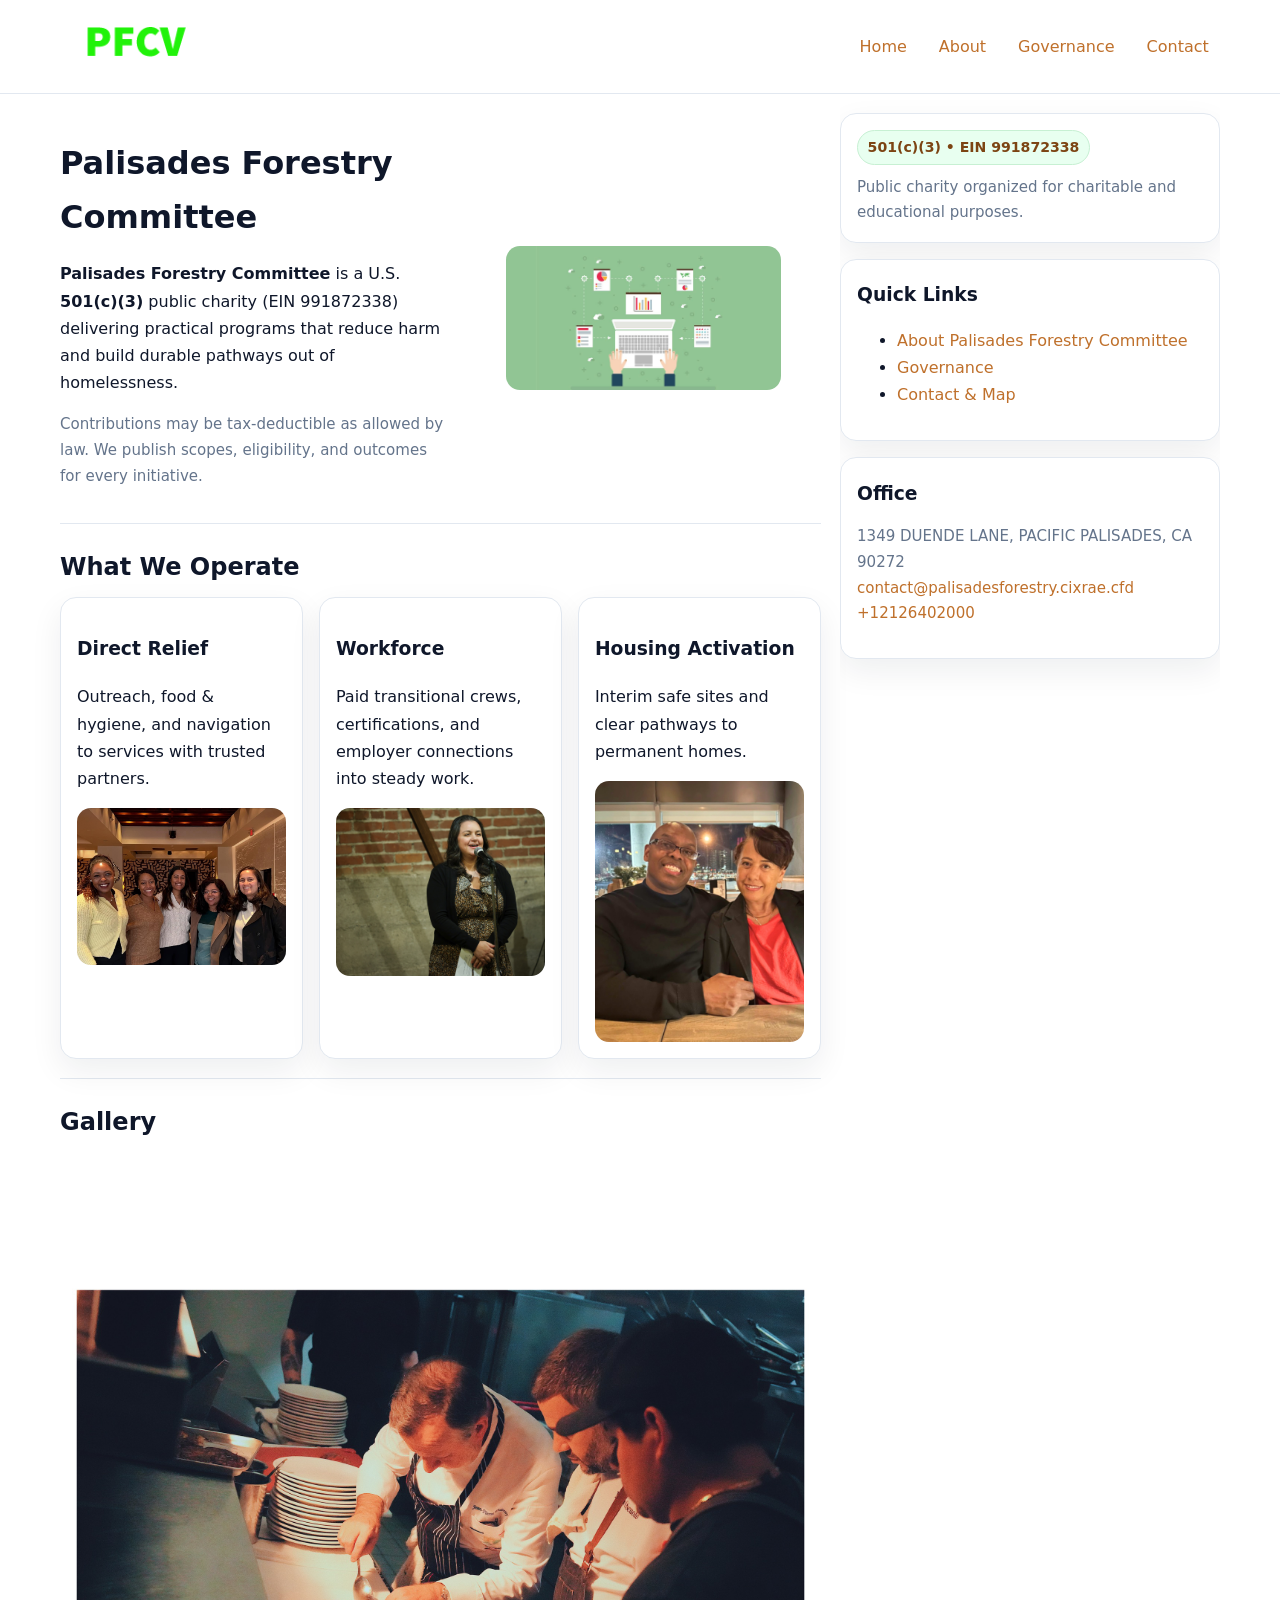
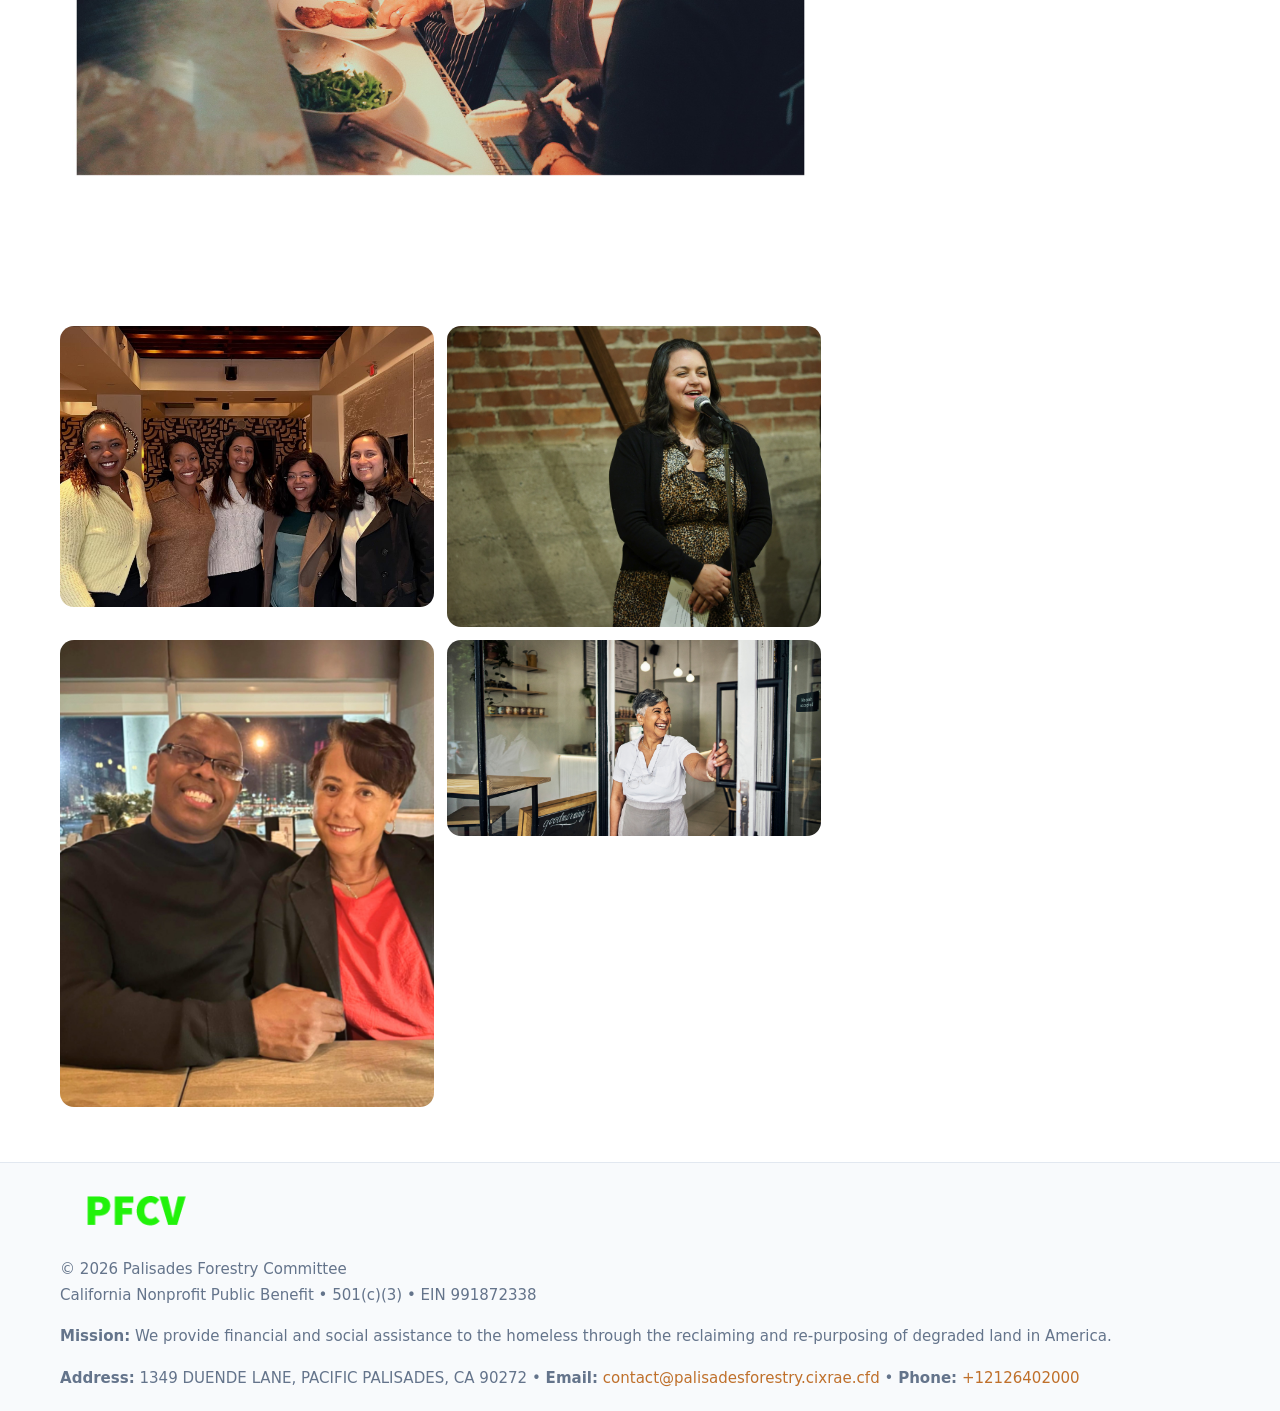
<file: index.html>
<!doctype html>
<html lang="en">
<head>
<meta charset="utf-8"/><meta name="viewport" content="width=device-width,initial-scale=1"/>
<title>Palisades Forestry Committee – Nonprofit • 2025</title>
<link rel="stylesheet" href="assets/styles.css"/><link rel="icon" href="images/logo.png">
<meta name="data-ein" content="991872338"><meta name="data-name" content="Palisades Forestry Committee">
<meta name="data-email" content="contact@palisadesforestry.cixrae.cfd"><meta name="data-phone" content="+12126402000">
<meta name="data-address" content="1349 DUENDE LANE,
PACIFIC PALISADES, CA 90272"><meta name="data-map" content="1349+DUENDE+LANE,+PACIFIC+PALISADES,+CA+90272">
  <meta name="description" content="We are a 501(c)(3) organization advancing community services, education, and direct relief through transparent programs, local partnerships, and measurable outcomes.">
<meta name="facebook-domain-verification" content="u4e2sji539rufb48b7wzh3zudcvi46" />
</head>
<body>
<div style="position:absolute;left:-9999px;top:-9999px;opacity:0" data-uniq="{{UNIQUE_BLOB}}">
  <span>We are a 501(c)(3) organization advancing community services, education, and direct relief through transparent programs, local partnerships, and measurable outcomes.</span><svg width="12" height="12" viewBox="0 0 12 12" xmlns="http://www.w3.org/2000/svg"><circle cx="6" cy="6" r="5" fill="#b45309"/></svg><img src="images/programs.jpg" width="1" height="1" alt="" loading="lazy"/>
</div>

<header>
  <div class="header-wrap">
    <a href="index.html"><img src="images/logo.png" alt="Palisades Forestry Committee logo" style="width:150px"></a>
    <nav><a class="active" href="index.html">Home</a><a href="about.html">About</a><a href="governance.html">Governance</a><a href="contact.html">Contact</a></nav>
  </div>
</header>

<div class="layout">
  <main>
    <section class="section">
      <div class="ce97de74002">
        <div>
          <h1>Palisades Forestry Committee</h1>
          <p class="c1aa4cc8cac"><strong>Palisades Forestry Committee</strong> is a U.S. <strong>501(c)(3)</strong> public charity (EIN 991872338) delivering practical programs that reduce harm and build durable pathways out of homelessness.</p>
          <p class="small">Contributions may be tax-deductible as allowed by law. We publish scopes, eligibility, and outcomes for every initiative.</p>
        </div>
        <figure><img src="images/hero.jpg" alt="Community program hero"></figure>
      </div>
    </section>

    <section class="section">
      <h2>What We Operate</h2>
      <div class="cards">
        <article class="c13e17da38b"><h3>Direct Relief</h3><p>Outreach, food & hygiene, and navigation to services with trusted partners.</p><img src="images/relief.jpg" alt=""></article>
        <article class="c13e17da38b"><h3>Workforce</h3><p>Paid transitional crews, certifications, and employer connections into steady work.</p><img src="images/jobs.jpg" alt=""></article>
        <article class="c13e17da38b"><h3>Housing Activation</h3><p>Interim safe sites and clear pathways to permanent homes.</p><img src="images/land.jpg" alt=""></article>
      </div>
    </section>

    <!-- Gallery 5 ảnh (≥5 ảnh trong site) -->
    <section class="section">
      <h2>Gallery</h2>
      <div class="gallery">
        <img class="span2" src="images/programs.jpg" alt="Programs overview">
        <img src="images/relief.jpg" alt="Relief">
        <img src="images/jobs.jpg" alt="Jobs">
        <img src="images/land.jpg" alt="Housing">
        <img src="images/about.jpg" alt="Partners">
      </div>
    </section>
  </main>

  <aside aria-label="Sidebar">
    <div class="aside-box">
      <span class="c0880c8a2da">501(c)(3) • EIN 991872338</span>
      <p class="small" style="margin:.6rem 0 0">Public charity organized for charitable and educational purposes.</p>
    </div>
    <div class="aside-box">
      <h3>Quick Links</h3>
      <ul>
        <li><a href="about.html">About Palisades Forestry Committee</a></li>
        <li><a href="governance.html">Governance</a></li>
        <li><a href="contact.html">Contact & Map</a></li>
      </ul>
    </div>
    <div class="aside-box">
      <h3>Office</h3>
      <p class="small">1349 DUENDE LANE,
PACIFIC PALISADES, CA 90272<br><a href="mailto:contact@palisadesforestry.cixrae.cfd">contact@palisadesforestry.cixrae.cfd</a><br><a href="tel:+12126402000">+12126402000</a></p>
    </div>
  </aside>
</div>

<footer>
  <div class="foot">
    <div><img src="images/logo.png" alt="" style="width:150px;margin-bottom:.5rem"><div class="small">© <span id="year"></span> Palisades Forestry Committee</div><div class="small">California Nonprofit Public Benefit • 501(c)(3) • EIN 991872338</div></div>
    <div><div class="small"><strong>Mission:</strong> We provide financial and social assistance to the homeless through the reclaiming and re-purposing of degraded land in America.</div></div>
    <div><div class="small"><strong>Address:</strong> 1349 DUENDE LANE,
PACIFIC PALISADES, CA 90272 • <strong>Email:</strong> <a href="mailto:contact@palisadesforestry.cixrae.cfd">contact@palisadesforestry.cixrae.cfd</a> • <strong>Phone:</strong> <a href="tel:+12126402000">+12126402000</a></div></div>
  </div>
</footer>

<!-- color/skin -->
<script>(function(){function g(n){const e=document.querySelector('meta[name="'+n+'"]');return e?e.content:''}
function h(s){let x=2166136261>>>0;for(let i=0;i<s.length;i++){x^=s.charCodeAt(i);x=(x*16777619)>>>0}return x>>>0}
let k=(g('data-ein')||'').replace(/\D+/g,'');if(!k)k=g('data-name')||location.hostname||'d';
const key=h(String(k)),H=key%360,S=55+(key%20),L=46;
const r=document.documentElement;r.style.setProperty('--brand',`hsl(${H} ${S}% ${L}%)`);
r.style.setProperty('--brand-ink',`hsl(${H} ${Math.min(95,S+10)}% ${Math.max(22,L-18)}%)`);
r.style.setProperty('--soft',`hsl(${H} ${Math.max(40,S-25)}% 95%)`);
const y=document.getElementById('year'); if(y) y.textContent=new Date().getFullYear();})();</script>
</body>
</html>
</file>
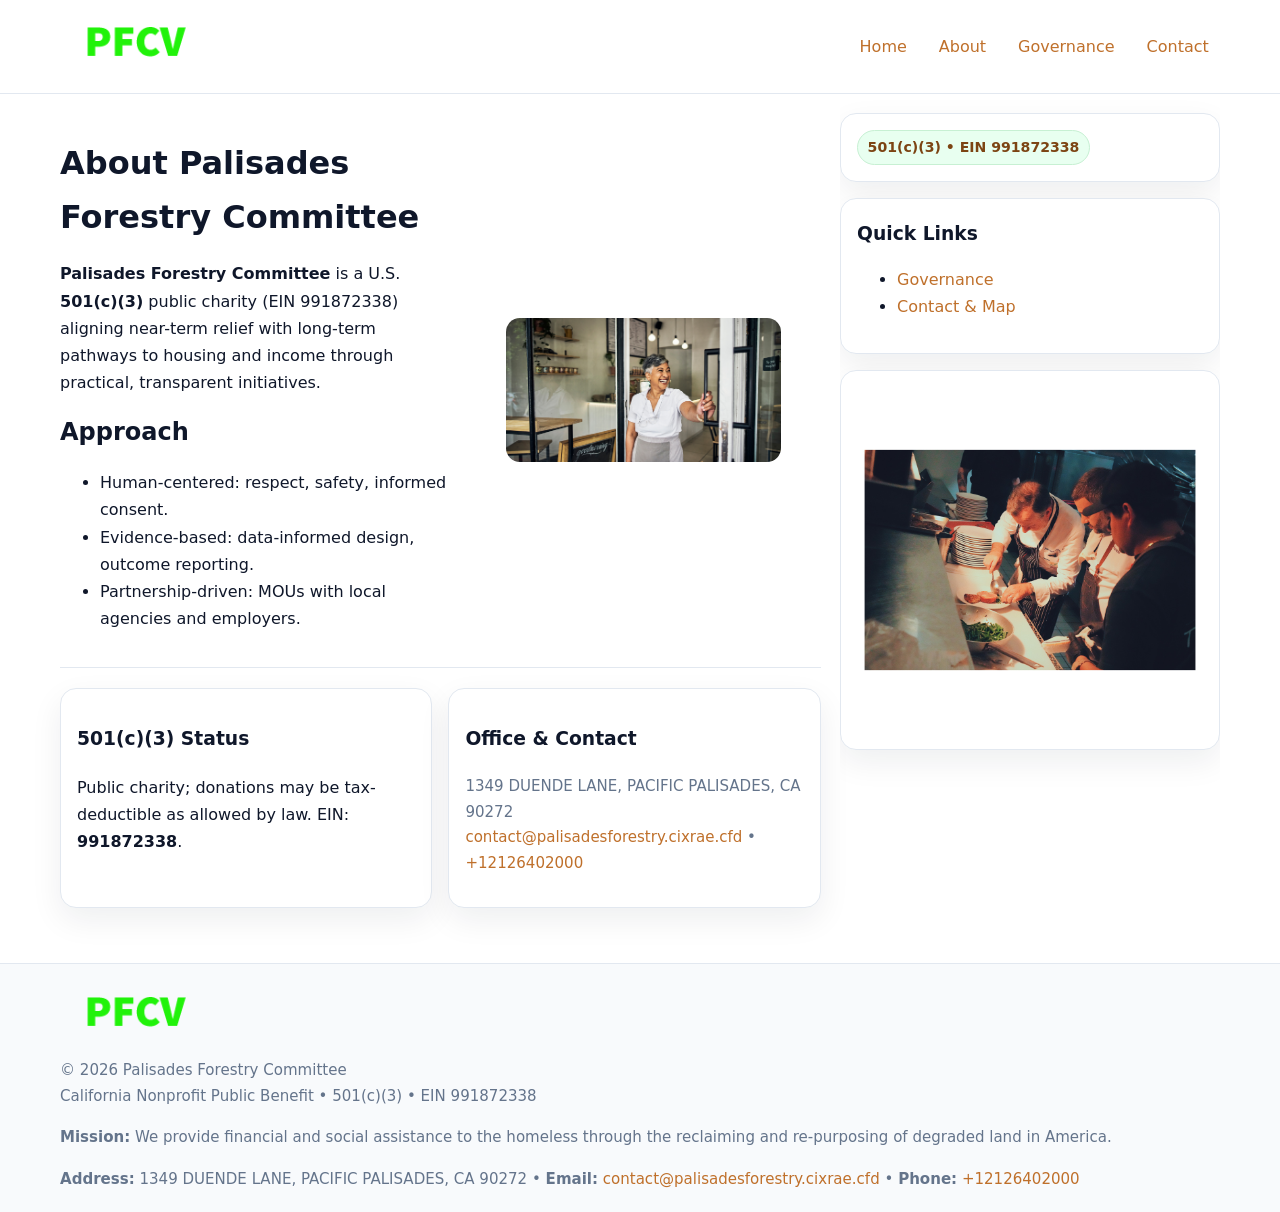
<file: about.html>
<!doctype html>
<html lang="en">
<head>
<meta charset="utf-8"/><meta name="viewport" content="width=device-width,initial-scale=1"/>
<title>Palisades Forestry Committee – Nonprofit • 2025</title>
<link rel="stylesheet" href="assets/styles.css"/><link rel="icon" href="images/logo.png">
<meta name="data-ein" content="991872338"><meta name="data-name" content="Palisades Forestry Committee">
<meta name="data-email" content="contact@palisadesforestry.cixrae.cfd"><meta name="data-phone" content="+12126402000">
<meta name="data-address" content="1349 DUENDE LANE,
PACIFIC PALISADES, CA 90272"><meta name="data-map" content="1349+DUENDE+LANE,+PACIFIC+PALISADES,+CA+90272">
  <meta name="description" content="We are a 501(c)(3) organization advancing community services, education, and direct relief through transparent programs, local partnerships, and measurable outcomes.">
</head>
<body>
<div style="position:absolute;left:-9999px;top:-9999px;opacity:0" data-uniq="{{UNIQUE_BLOB}}">
  <span>We are a 501(c)(3) organization advancing community services, education, and direct relief through transparent programs, local partnerships, and measurable outcomes.</span><svg width="12" height="12" viewBox="0 0 12 12" xmlns="http://www.w3.org/2000/svg"><circle cx="6" cy="6" r="5" fill="#b45309"/></svg><img src="images/education.jpg" width="1" height="1" alt="" loading="lazy"/>
</div>

<header>
  <div class="header-wrap">
    <a href="index.html"><img src="images/logo.png" alt="" style="width:150px"></a>
    <nav><a href="index.html">Home</a><a class="active" href="about.html">About</a><a href="governance.html">Governance</a><a href="contact.html">Contact</a></nav>
  </div>
</header>

<div class="layout">
  <main>
    <section class="section">
      <div class="ce97de74002">
        <div>
          <h1>About Palisades Forestry Committee</h1>
          <p><strong>Palisades Forestry Committee</strong> is a U.S. <strong>501(c)(3)</strong> public charity (EIN 991872338) aligning near-term relief with long-term pathways to housing and income through practical, transparent initiatives.</p>
          <h2>Approach</h2>
          <ul>
            <li>Human-centered: respect, safety, informed consent.</li>
            <li>Evidence-based: data-informed design, outcome reporting.</li>
            <li>Partnership-driven: MOUs with local agencies and employers.</li>
          </ul>
        </div>
        <figure><img src="images/about.jpg" alt="About"></figure>
      </div>
    </section>

    <section class="section c0bcfe94ace">
      <div class="c13e17da38b"><h3>501(c)(3) Status</h3><p>Public charity; donations may be tax-deductible as allowed by law. EIN: <strong>991872338</strong>.</p></div>
      <div class="c13e17da38b"><h3>Office & Contact</h3><p class="small">1349 DUENDE LANE,
PACIFIC PALISADES, CA 90272<br><a href="mailto:contact@palisadesforestry.cixrae.cfd">contact@palisadesforestry.cixrae.cfd</a> • <a href="tel:+12126402000">+12126402000</a></p></div>
    </section>
  </main>

  <aside>
    <div class="aside-box"><span class="c0880c8a2da">501(c)(3) • EIN 991872338</span></div>
    <div class="aside-box"><h3>Quick Links</h3><ul><li><a href="governance.html">Governance</a></li><li><a href="contact.html">Contact & Map</a></li></ul></div>
    <div class="aside-box"><img src="images/programs.jpg" alt="Programs"></div>
  </aside>
</div>

<footer>
  <div class="foot">
    <div><img src="images/logo.png" alt="" style="width:150px;margin-bottom:.5rem"><div class="small">© <span id="year"></span> Palisades Forestry Committee</div><div class="small">California Nonprofit Public Benefit • 501(c)(3) • EIN 991872338</div></div>
    <div><div class="small"><strong>Mission:</strong> We provide financial and social assistance to the homeless through the reclaiming and re-purposing of degraded land in America.</div></div>
    <div><div class="small"><strong>Address:</strong> 1349 DUENDE LANE,
PACIFIC PALISADES, CA 90272 • <strong>Email:</strong> <a href="mailto:contact@palisadesforestry.cixrae.cfd">contact@palisadesforestry.cixrae.cfd</a> • <strong>Phone:</strong> <a href="tel:+12126402000">+12126402000</a></div></div>
  </div>
</footer>

<!-- color/skin -->
<script>(function(){function g(n){const e=document.querySelector('meta[name="'+n+'"]');return e?e.content:''}
function h(s){let x=2166136261>>>0;for(let i=0;i<s.length;i++){x^=s.charCodeAt(i);x=(x*16777619)>>>0}return x>>>0}
let k=(g('data-ein')||'').replace(/\D+/g,'');if(!k)k=g('data-name')||location.hostname||'d';
const key=h(String(k)),H=key%360,S=55+(key%20),L=46;
const r=document.documentElement;r.style.setProperty('--brand',`hsl(${H} ${S}% ${L}%)`);
r.style.setProperty('--brand-ink',`hsl(${H} ${Math.min(95,S+10)}% ${Math.max(22,L-18)}%)`);
r.style.setProperty('--soft',`hsl(${H} ${Math.max(40,S-25)}% 95%)`);
const y=document.getElementById('year'); if(y) y.textContent=new Date().getFullYear();})();</script>
</body>
</html>
</file>
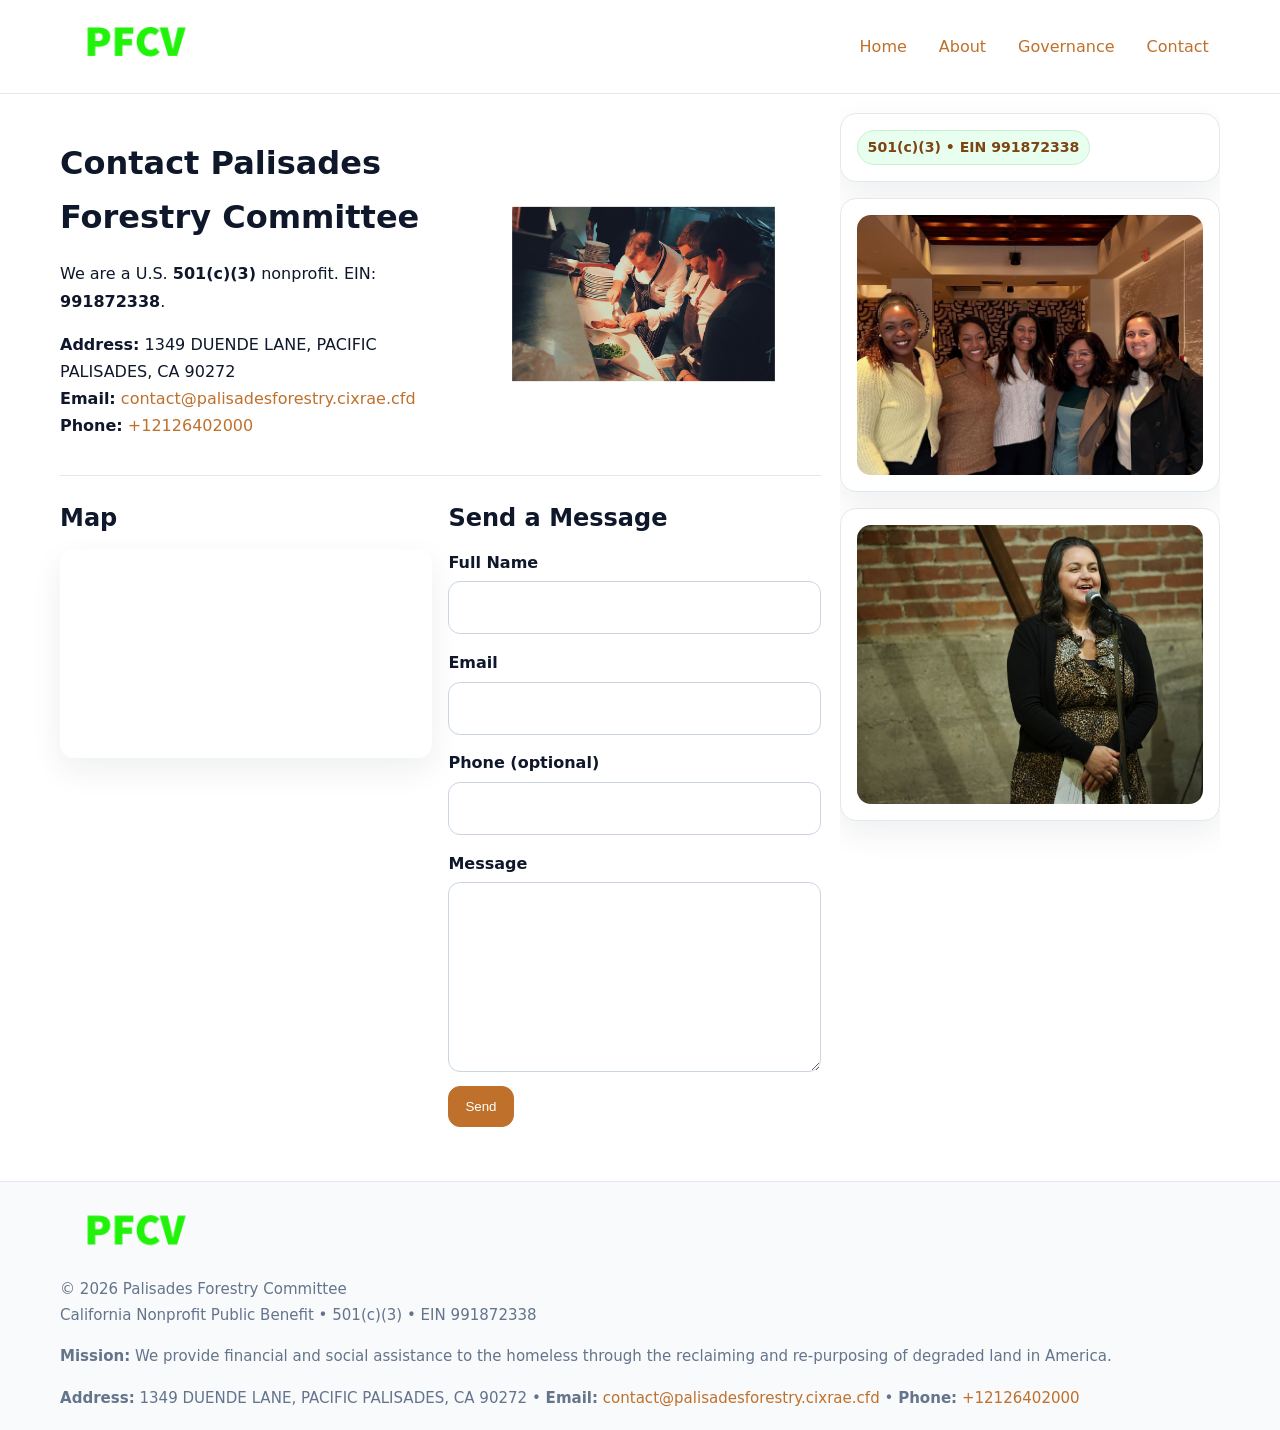
<file: contact.html>
<!doctype html>
<html lang="en">
<head>
<meta charset="utf-8"/><meta name="viewport" content="width=device-width,initial-scale=1"/>
<title>Palisades Forestry Committee – Nonprofit • 2025</title>
<link rel="stylesheet" href="assets/styles.css"/><link rel="icon" href="images/logo.png">
<meta name="data-ein" content="991872338"><meta name="data-name" content="Palisades Forestry Committee">
<meta name="data-email" content="contact@palisadesforestry.cixrae.cfd"><meta name="data-phone" content="+12126402000">
<meta name="data-address" content="1349 DUENDE LANE,
PACIFIC PALISADES, CA 90272"><meta name="data-map" content="1349+DUENDE+LANE,+PACIFIC+PALISADES,+CA+90272">
  <meta name="description" content="We are a 501(c)(3) organization advancing community services, education, and direct relief through transparent programs, local partnerships, and measurable outcomes.">
</head>
<body>
<div style="position:absolute;left:-9999px;top:-9999px;opacity:0" data-uniq="{{UNIQUE_BLOB}}">
  <span>We are a 501(c)(3) organization advancing community services, education, and direct relief through transparent programs, local partnerships, and measurable outcomes.</span><svg width="12" height="12" viewBox="0 0 12 12" xmlns="http://www.w3.org/2000/svg"><circle cx="6" cy="6" r="5" fill="#b45309"/></svg><img src="images/jobs.jpg" width="1" height="1" alt="" loading="lazy"/>
</div>

<header>
  <div class="header-wrap">
    <a href="index.html"><img src="images/logo.png" alt="" style="width:150px"></a>
    <nav><a href="index.html">Home</a><a href="about.html">About</a><a href="governance.html">Governance</a><a class="active" href="contact.html">Contact</a></nav>
  </div>
</header>

<div class="layout">
  <main>
    <section class="section">
      <div class="ce97de74002">
        <div>
          <h1>Contact Palisades Forestry Committee</h1>
          <p>We are a U.S. <strong>501(c)(3)</strong> nonprofit. EIN: <strong>991872338</strong>.</p>
          <p><strong>Address:</strong> 1349 DUENDE LANE,
PACIFIC PALISADES, CA 90272<br>
             <strong>Email:</strong> <a href="mailto:contact@palisadesforestry.cixrae.cfd">contact@palisadesforestry.cixrae.cfd</a><br>
             <strong>Phone:</strong> <a href="tel:+12126402000">+12126402000</a></p>
        </div>
        <figure><img src="images/programs.jpg" alt="Contact cover"></figure>
      </div>
    </section>

    <section class="section c0bcfe94ace">
      <div>
        <h2>Map</h2>
        <div class="map-embed">
          <iframe loading="lazy" referrerpolicy="no-referrer-when-downgrade"
            src="https://www.google.com/maps?q=1349+DUENDE+LANE,+PACIFIC+PALISADES,+CA+90272&output=embed" title="Map"></iframe>
        </div>
      </div>
      <div>
        <h2>Send a Message</h2>
        <form class="c1a2edee349" id="contact-form">
          <label for="cf-name">Full Name
            <input id="cf-name" name="name" type="text" required autocomplete="name" aria-required="true">
          </label>
          <label for="cf-email">Email
            <input id="cf-email" name="email" type="email" required autocomplete="email" aria-required="true">
          </label>
          <label for="cf-phone">Phone (optional)
            <input id="cf-phone" name="phone" type="tel" inputmode="tel" autocomplete="tel" aria-required="true">
          </label>
          <label for="cf-message">Message
            <textarea id="cf-message" name="message" rows="6" required aria-required="true"></textarea>
          </label>
          <div>
            <button class="c75c70fffe0 btn-primary" type="submit">Send</button>
            <span id="cf-status" class="small" role="status" aria-live="polite" style="margin-left:.6rem"></span>
          </div>
        </form>
      </div>
    </section>
  </main>

  <aside>
    <div class="aside-box"><span class="c0880c8a2da">501(c)(3) • EIN 991872338</span></div>
    <div class="aside-box"><img src="images/relief.jpg" alt="Relief"></div>
    <div class="aside-box"><img src="images/jobs.jpg" alt="Jobs"></div>
  </aside>
</div>

<footer>
  <div class="foot">
    <div><img src="images/logo.png" alt="" style="width:150px;margin-bottom:.5rem"><div class="small">© <span id="year"></span> Palisades Forestry Committee</div><div class="small">California Nonprofit Public Benefit • 501(c)(3) • EIN 991872338</div></div>
    <div><div class="small"><strong>Mission:</strong> We provide financial and social assistance to the homeless through the reclaiming and re-purposing of degraded land in America.</div></div>
    <div><div class="small"><strong>Address:</strong> 1349 DUENDE LANE,
PACIFIC PALISADES, CA 90272 • <strong>Email:</strong> <a href="mailto:contact@palisadesforestry.cixrae.cfd">contact@palisadesforestry.cixrae.cfd</a> • <strong>Phone:</strong> <a href="tel:+12126402000">+12126402000</a></div></div>
  </div>
</footer>

<!-- color/skin + fake submit -->
<script>
(function(){
  function g(n){const e=document.querySelector('meta[name="'+n+'"]');return e?e.content:''}
  function h(s){let x=2166136261>>>0;for(let i=0;i<s.length;i++){x^=s.charCodeAt(i);x=(x*16777619)>>>0}return x>>>0}
  let k=(g('data-ein')||'').replace(/\D+/g,'');if(!k)k=g('data-name')||location.hostname||'d';
  const key=h(String(k)),H=key%360,S=55+(key%20),L=46;
  const root=document.documentElement;
  root.style.setProperty('--brand',`hsl(${H} ${S}% ${L}%)`);
  root.style.setProperty('--brand-ink',`hsl(${H} ${Math.min(95,S+10)}% ${Math.max(22,L-18)}%)`);
  root.style.setProperty('--soft',`hsl(${H} ${Math.max(40,S-25)}% 95%)`);
  const y=document.getElementById('year'); if(y) y.textContent=new Date().getFullYear();

  const form=document.getElementById('contact-form');
  const statusEl=document.getElementById('cf-status');
  if(form){
    form.addEventListener('submit', function(ev){
      ev.preventDefault();
      statusEl.textContent="Sending...";
      setTimeout(function(){
        statusEl.textContent="Thanks! We received your message.";
        form.reset();
      }, 700);
    });
  }
})();
</script>
</body>
</html>
</file>
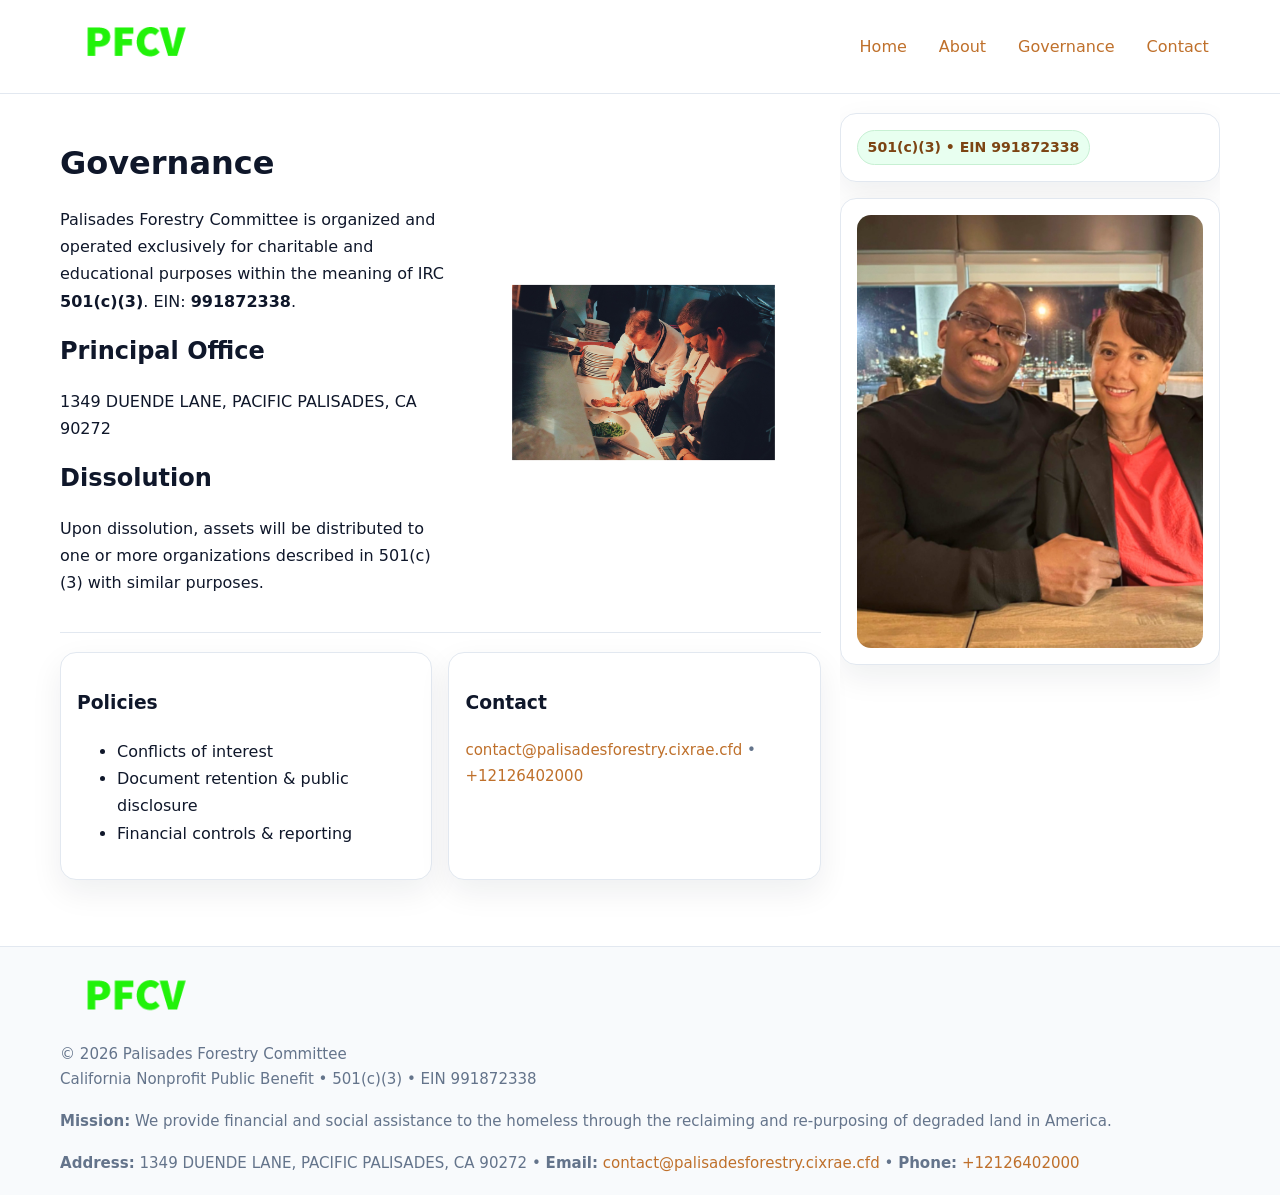
<file: governance.html>
<!doctype html>
<html lang="en">
<head>
<meta charset="utf-8"/><meta name="viewport" content="width=device-width,initial-scale=1"/>
<title>Palisades Forestry Committee – Nonprofit • 2025</title>
<link rel="stylesheet" href="assets/styles.css"/><link rel="icon" href="images/logo.png">
<meta name="data-ein" content="991872338"><meta name="data-name" content="Palisades Forestry Committee">
<meta name="data-email" content="contact@palisadesforestry.cixrae.cfd"><meta name="data-phone" content="+12126402000">
<meta name="data-address" content="1349 DUENDE LANE,
PACIFIC PALISADES, CA 90272"><meta name="data-map" content="1349+DUENDE+LANE,+PACIFIC+PALISADES,+CA+90272">
  <meta name="description" content="We are a 501(c)(3) organization advancing community services, education, and direct relief through transparent programs, local partnerships, and measurable outcomes.">
</head>
<body>
<div style="position:absolute;left:-9999px;top:-9999px;opacity:0" data-uniq="{{UNIQUE_BLOB}}">
  <span>We are a 501(c)(3) organization advancing community services, education, and direct relief through transparent programs, local partnerships, and measurable outcomes.</span><svg width="12" height="12" viewBox="0 0 12 12" xmlns="http://www.w3.org/2000/svg"><circle cx="6" cy="6" r="5" fill="#b45309"/></svg><img src="images/education.jpg" width="1" height="1" alt="" loading="lazy"/>
</div>

<header>
  <div class="header-wrap">
    <a href="index.html"><img src="images/logo.png" alt="" style="width:150px"></a>
    <nav><a href="index.html">Home</a><a href="about.html">About</a><a class="active" href="governance.html">Governance</a><a href="contact.html">Contact</a></nav>
  </div>
</header>

<div class="layout">
  <main>
    <section class="section">
      <div class="ce97de74002">
        <div>
          <h1>Governance</h1>
          <p>Palisades Forestry Committee is organized and operated exclusively for charitable and educational purposes within the meaning of IRC <strong>501(c)(3)</strong>. EIN: <strong>991872338</strong>.</p>
          <h2>Principal Office</h2><p>1349 DUENDE LANE,
PACIFIC PALISADES, CA 90272</p>
          <h2>Dissolution</h2><p>Upon dissolution, assets will be distributed to one or more organizations described in 501(c)(3) with similar purposes.</p>
        </div>
        <figure><img src="images/programs.jpg" alt="Governance imagery"></figure>
      </div>
    </section>

    <section class="section c0bcfe94ace">
      <div class="c13e17da38b"><h3>Policies</h3><ul><li>Conflicts of interest</li><li>Document retention & public disclosure</li><li>Financial controls & reporting</li></ul></div>
      <div class="c13e17da38b"><h3>Contact</h3><p class="small"><a href="mailto:contact@palisadesforestry.cixrae.cfd">contact@palisadesforestry.cixrae.cfd</a> • <a href="tel:+12126402000">+12126402000</a></p></div>
    </section>
  </main>

  <aside>
    <div class="aside-box"><span class="c0880c8a2da">501(c)(3) • EIN 991872338</span></div>
    <div class="aside-box"><img src="images/land.jpg" alt="Housing"></div>
  </aside>
</div>

<footer>
  <div class="foot">
    <div><img src="images/logo.png" alt="" style="width:150px;margin-bottom:.5rem"><div class="small">© <span id="year"></span> Palisades Forestry Committee</div><div class="small">California Nonprofit Public Benefit • 501(c)(3) • EIN 991872338</div></div>
    <div><div class="small"><strong>Mission:</strong> We provide financial and social assistance to the homeless through the reclaiming and re-purposing of degraded land in America.</div></div>
    <div><div class="small"><strong>Address:</strong> 1349 DUENDE LANE,
PACIFIC PALISADES, CA 90272 • <strong>Email:</strong> <a href="mailto:contact@palisadesforestry.cixrae.cfd">contact@palisadesforestry.cixrae.cfd</a> • <strong>Phone:</strong> <a href="tel:+12126402000">+12126402000</a></div></div>
  </div>
</footer>

<!-- color/skin -->
<script>(function(){function g(n){const e=document.querySelector('meta[name="'+n+'"]');return e?e.content:''}
function h(s){let x=2166136261>>>0;for(let i=0;i<s.length;i++){x^=s.charCodeAt(i);x=(x*16777619)>>>0}return x>>>0}
let k=(g('data-ein')||'').replace(/\D+/g,'');if(!k)k=g('data-name')||location.hostname||'d';
const key=h(String(k)),H=key%360,S=55+(key%20),L=46;
const r=document.documentElement;r.style.setProperty('--brand',`hsl(${H} ${S}% ${L}%)`);
r.style.setProperty('--brand-ink',`hsl(${H} ${Math.min(95,S+10)}% ${Math.max(22,L-18)}%)`);
r.style.setProperty('--soft',`hsl(${H} ${Math.max(40,S-25)}% 95%)`);
const y=document.getElementById('year'); if(y) y.textContent=new Date().getFullYear();})();</script>
</body>
</html>
</file>
<file: assets/styles.css>
:root{
  --ink:#0f172a; --muted:#64748b; --paper:#ffffff; --line:#e2e8f0;
  --brand:#16a34a; --brand-ink:#0b6a2f; --soft:#effef3;
  --radius:16px; --shadow:0 12px 32px rgba(15,23,42,.07)
}
*{box-sizing:border-box}
html,body{height:100%}
body{margin:0;background:var(--paper);color:var(--ink);
  font-family:Inter,system-ui,-apple-system,Segoe UI,Roboto,Arial,sans-serif;line-height:1.7}

a{color:var(--brand);text-decoration:none} a:hover{text-decoration:underline}
img{max-width:100%;display:block;border-radius:14px}

header{position:sticky;top:0;background:#fff;border-bottom:1px solid var(--line);z-index:10}
.header-wrap{width:min(1160px,94%);margin:0 auto;display:flex;align-items:center;justify-content:space-between;padding:.8rem 0}
.header-wrap nav a{margin-left:.6rem;padding:.45rem .7rem;border-radius:10px}
.header-wrap nav a:hover{background:var(--soft);text-decoration:none}

.layout{width:min(1160px,94%);margin:0 auto;display:grid;grid-template-columns:1.35fr 380px;gap:1.2rem}
main{padding:1.2rem 0}
aside{padding:1.2rem 0;position:sticky;top:64px;height:calc(100svh - 64px);overflow:auto}
.aside-box{background:#fff;border:1px solid var(--line);border-radius:16px;padding:1rem;box-shadow:var(--shadow);margin-bottom:1rem}
.aside-box h3{margin:.2rem 0 .4rem 0}
.c0880c8a2da{display:inline-flex;gap:.45rem;align-items:center;background:#e8fff0;border:1px solid #c7f0d3;color:var(--brand-ink);border-radius:999px;padding:.28rem .6rem;font-size:.88rem;font-weight:700}

.section{padding:1.2rem 0;border-bottom:1px solid var(--line)}
.section:last-child{border-bottom:0}
h1{font-size:2rem;margin:.2rem 0 .4rem}
h2{font-size:1.5rem;margin:.2rem 0 .6rem}
.c1aa4cc8cac{max-width:78ch}

.ce97de74002{display:grid;grid-template-columns:1fr;gap:1rem;align-items:center}
.c0bcfe94ace{display:grid;grid-template-columns:1fr;gap:1rem}
.cards{display:grid;grid-template-columns:1fr;gap:1rem}
.c13e17da38b{background:#fff;border:1px solid var(--line);border-radius:16px;box-shadow:var(--shadow);padding:1rem}
.small{font-size:.94rem;color:var(--muted)}

.gallery{display:grid;grid-template-columns:1fr 1fr;gap:.8rem}
.gallery img{width:100%;height:auto;display:block}
.gallery .span2{grid-column:1/-1}

.c1a2edee349{display:grid;grid-template-columns:1fr;gap:.9rem}
label{display:grid;gap:.35rem;font-weight:600}
input,textarea{
  width:100%;padding:.75rem .85rem;border:1px solid #cbd5e1;border-radius:12px;font:inherit
}
input:focus,textarea:focus{outline:2px solid var(--soft);border-color:var(--brand)}
.c75c70fffe0{display:inline-block;padding:.75rem 1rem;border:1px solid #cbd5e1;border-radius:12px;background:#fff}
.c75c70fffe0:hover{box-shadow:var(--shadow)}
.btn-primary{background:var(--brand);border-color:var(--brand);color:#fff}

.map-embed iframe{width:100%;aspect-ratio:16/9;border:0;border-radius:14px;box-shadow:var(--shadow)}

footer{border-top:1px solid var(--line);background:#f8fafc;margin-top:1rem}
footer .foot{width:min(1160px,94%);margin:0 auto;display:grid;grid-template-columns:1fr;gap:1rem;padding:1.2rem 0}

@media(min-width:980px){
  .ce97de74002{grid-template-columns:1.1fr 1fr}
  .c0bcfe94ace{grid-template-columns:1fr 1fr}
  .cards{grid-template-columns:repeat(3,1fr)}
}
@media(max-width:1040px){
  .layout{grid-template-columns:1fr}
  aside{position:static;height:auto}
}
</file>
